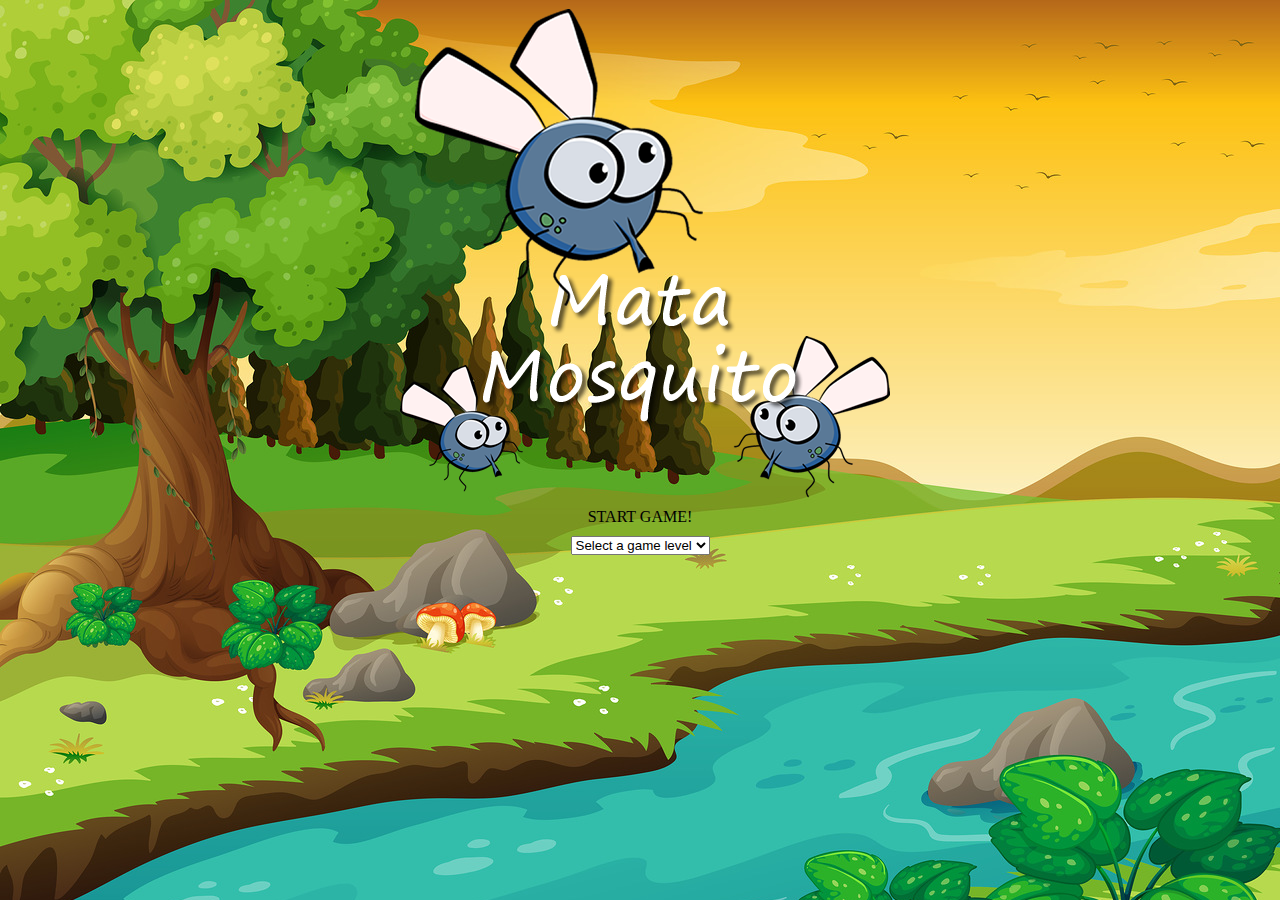
<file: index.html>
<!DOCTYPE html>
<html lang="pt-br">
<head>
    <meta charset="UTF-8">
    <meta http-equiv="X-UA-Compatible" content="IE=edge">
    <meta name="viewport" content="width=device-width, initial-scale=1.0">
    <title>Mata Mosquito</title>
    <link href="https://cdn.jsdelivr.net/npm/bootstrap@5.2.1/dist/css/bootstrap.min.css" rel="stylesheet" integrity="sha384-iYQeCzEYFbKjA/T2uDLTpkwGzCiq6soy8tYaI1GyVh/UjpbCx/TYkiZhlZB6+fzT" crossorigin="anonymous">
    <link rel="stylesheet" href="style1.css">
    <script src="game.js"></script>
</head>
<body>
    <div>
        <img src="imagens/game.png" alt="">
    </div>
    <div class="main">
        <div id="button" class="btn btn-danger btn-lg" onclick="setLevel()">START GAME!</div>
        <div>
            <select name="" id="level">
                <option value="">Select a game level</option>
                <option value="easy">Easy</option>
                <option value="normal">Normal</option>
                <option value="hard">Hard</option>
                <option value="killer">Killer of Flys</option>
            </select>
        </div>
    </div>
</body>
</html>
</file>
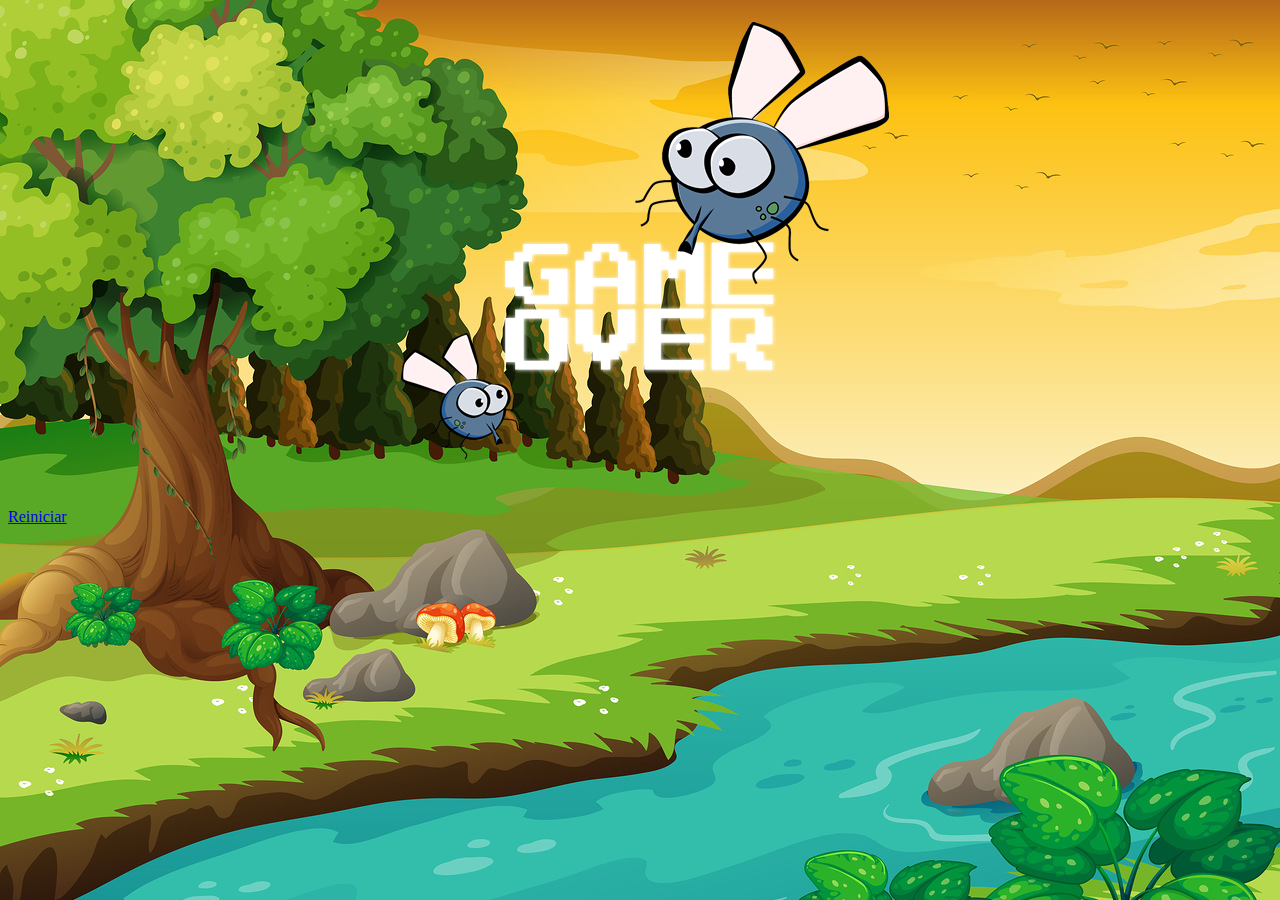
<file: game-over.html>
<!DOCTYPE html>
<html lang="pt-br">
<head>
    <meta charset="UTF-8">
    <meta http-equiv="X-UA-Compatible" content="IE=edge">
    <meta name="viewport" content="width=device-width, initial-scale=1.0">
    <title>Game Over</title>
    <link href="https://cdn.jsdelivr.net/npm/bootstrap@5.2.1/dist/css/bootstrap.min.css" rel="stylesheet" integrity="sha384-iYQeCzEYFbKjA/T2uDLTpkwGzCiq6soy8tYaI1GyVh/UjpbCx/TYkiZhlZB6+fzT" crossorigin="anonymous">
    <link rel="stylesheet" href="style1.css">
</head>
<body>
    <div>
        <img src="imagens/game_over.png" alt="">
    </div>
    <div class="d-flex justify-content-center">
        <a href="index.html">
            <div class="btn btn-dark btn-lg">Reiniciar</div>
        </a>
    </div>
</body>
</html>
</file>
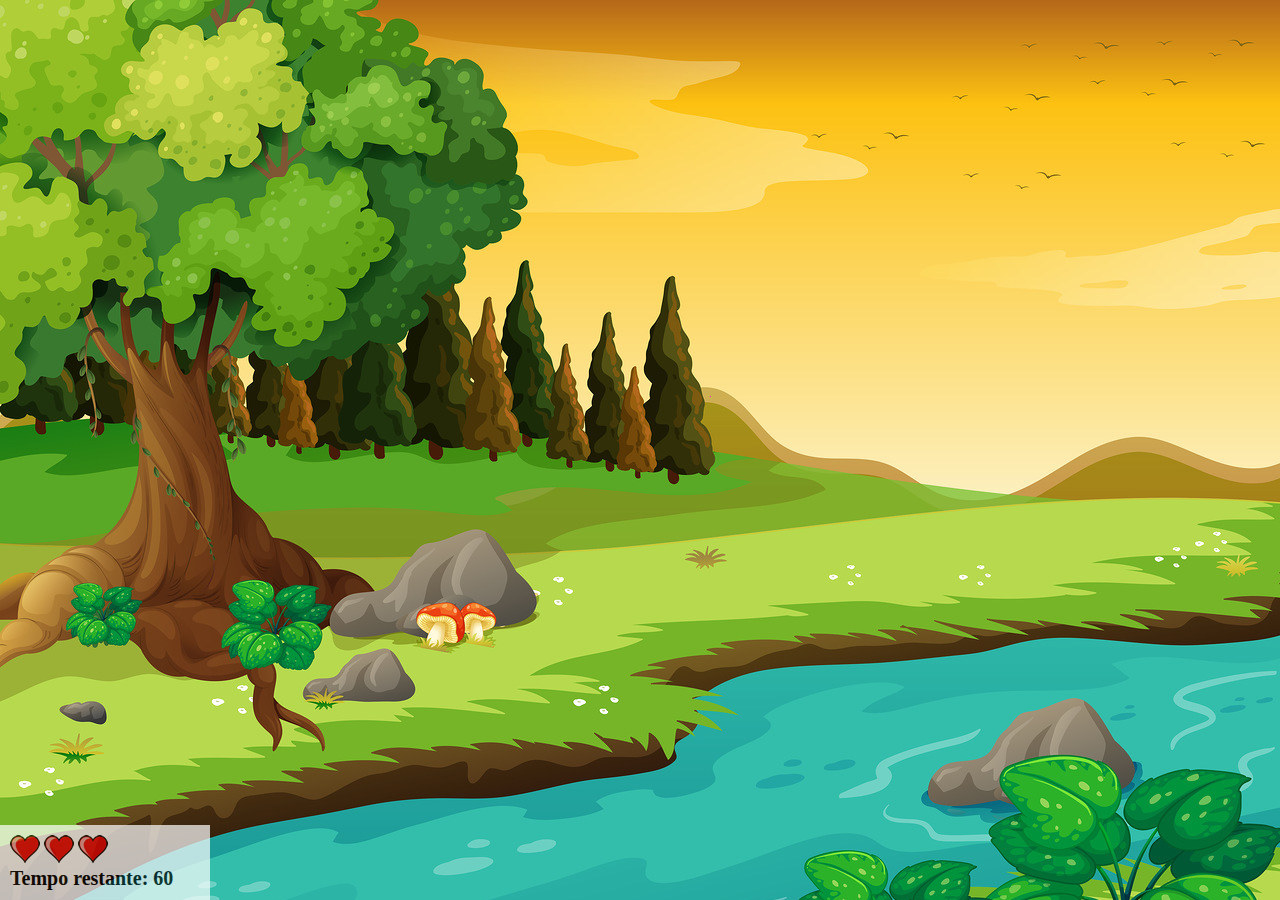
<file: game.html>
<!DOCTYPE html>
<html lang="pt-br">
<head>
    <meta charset="UTF-8">
    <meta http-equiv="X-UA-Compatible" content="IE=edge">
    <meta name="viewport" content="width=device-width, initial-scale=1.0">
    <title>Mata Mosquito</title>
    <link rel="stylesheet" href="style.css">
    <script src="game.js"></script>
</head>
<body onresize="adjustSize()">
    <div id="panel">
        <div id="lifes">
            <img id="life1" src="imagens/heart-full.png" alt="" srcset="">
            <img id="life2" src="imagens/heart-full.png" alt="" srcset="">
            <img id="life3" src="imagens/heart-full.png" alt="" srcset="">
        </div>
        <div class="cronometer">
            Tempo restante: <span id="cronometer"></span>
        </div>
    </div>
    
    <script>
        document.getElementById('cronometer').innerHTML = time
        var createMosquito = setInterval(function() {
            mosquito()
        }, timeLevel)
    </script>
</body>
</html>
</file>
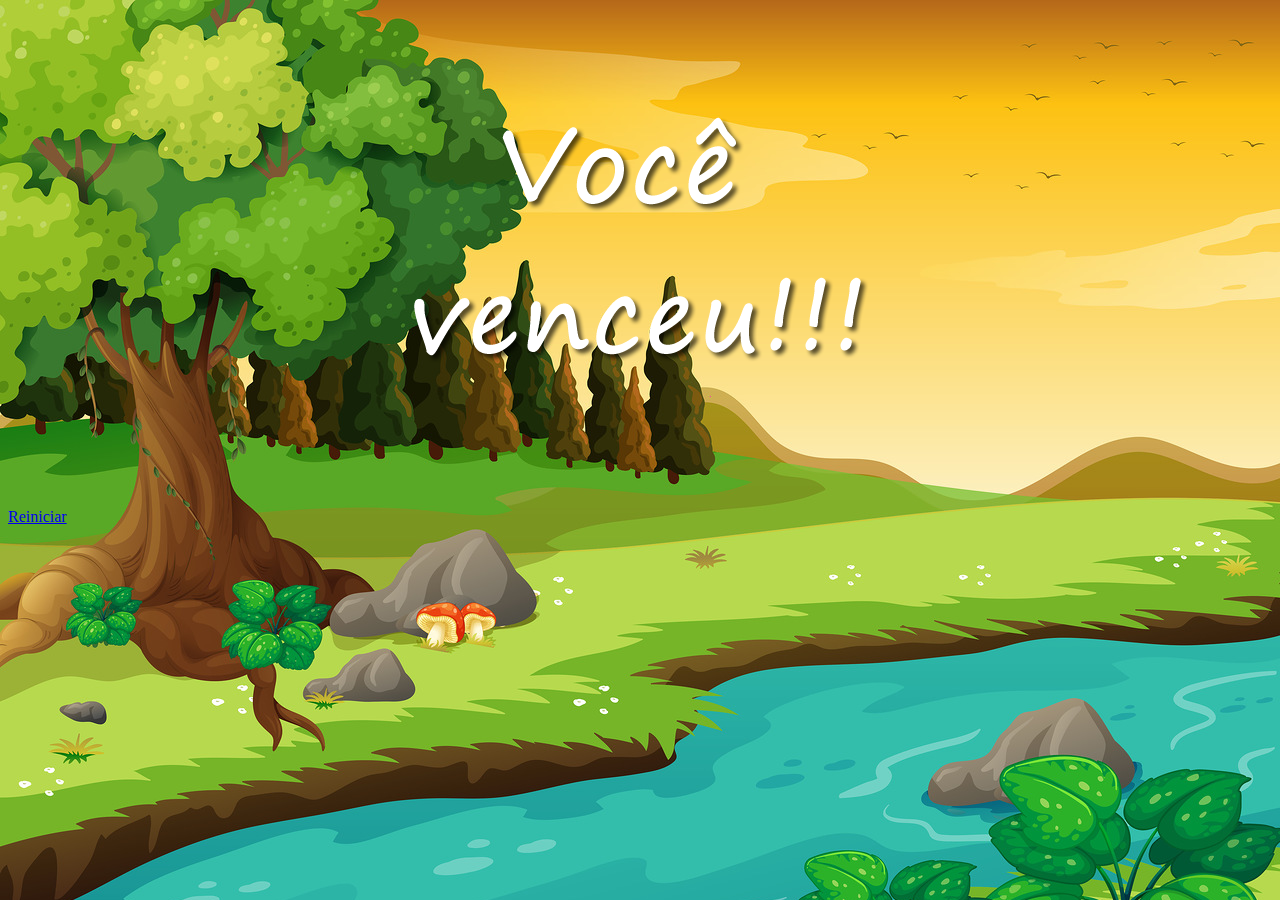
<file: victory.html>
<!DOCTYPE html>
<html lang="pt-br">
<head>
    <meta charset="UTF-8">
    <meta http-equiv="X-UA-Compatible" content="IE=edge">
    <meta name="viewport" content="width=device-width, initial-scale=1.0">
    <title>You Win!</title>
    <link href="https://cdn.jsdelivr.net/npm/bootstrap@5.2.1/dist/css/bootstrap.min.css" rel="stylesheet" integrity="sha384-iYQeCzEYFbKjA/T2uDLTpkwGzCiq6soy8tYaI1GyVh/UjpbCx/TYkiZhlZB6+fzT" crossorigin="anonymous">
    <link rel="stylesheet" href="style1.css">
</head>
<body>
    <div>
        <img src="imagens/victory.png" alt="">
    </div>
    <div class="d-flex justify-content-center">
        <a href="index.html">
            <div class="btn btn-dark btn-lg">Reiniciar</div>
        </a>
    </div>
</body>
</html>
</file>
<file: style1.css>
body {
    background: url(imagens/bg.jpg) no-repeat;
    background-size: 100%;
}
div > img {
    display: block;
    margin-left: auto;
    margin-right: auto;
}
.main {
    display: flex;
    flex-direction: column;
    align-items: center;
}
#level {
    margin-top: 10px;
}
#button {
    animation: button 1.5s infinite;
}
@keyframes button {
    0%, 100% {
        transform: translateY(5px);
    } 50% {
        transform: translateY(-5px);
    }
}
</file>
<file: style.css>
html {
    cursor: url(imagens/mata_mosca.png) 30 30, auto;
}
body {
    background: url(imagens/bg.jpg) no-repeat;
    background-size: 100%;
}
.mosquito1 {
    width: 50px;
    height: 50px;
}
.mosquito2 {
    width: 70px;
    height: 70px;
}
.mosquito3 {
    width: 90px;
    height: 90px;
}
.ladoA {
    transform: scaleX(1);
}
.ladoB {
    transform: scaleX(-1);
}
#panel {
    width: 190px;
    padding: 10px;
    position: absolute;
    bottom: 0px;
    left: 0px;
    background-color: white;
    opacity: 0.7;
}
.cronometer {
    font-size: 20px;
    font-weight: bold;
}
</file>
